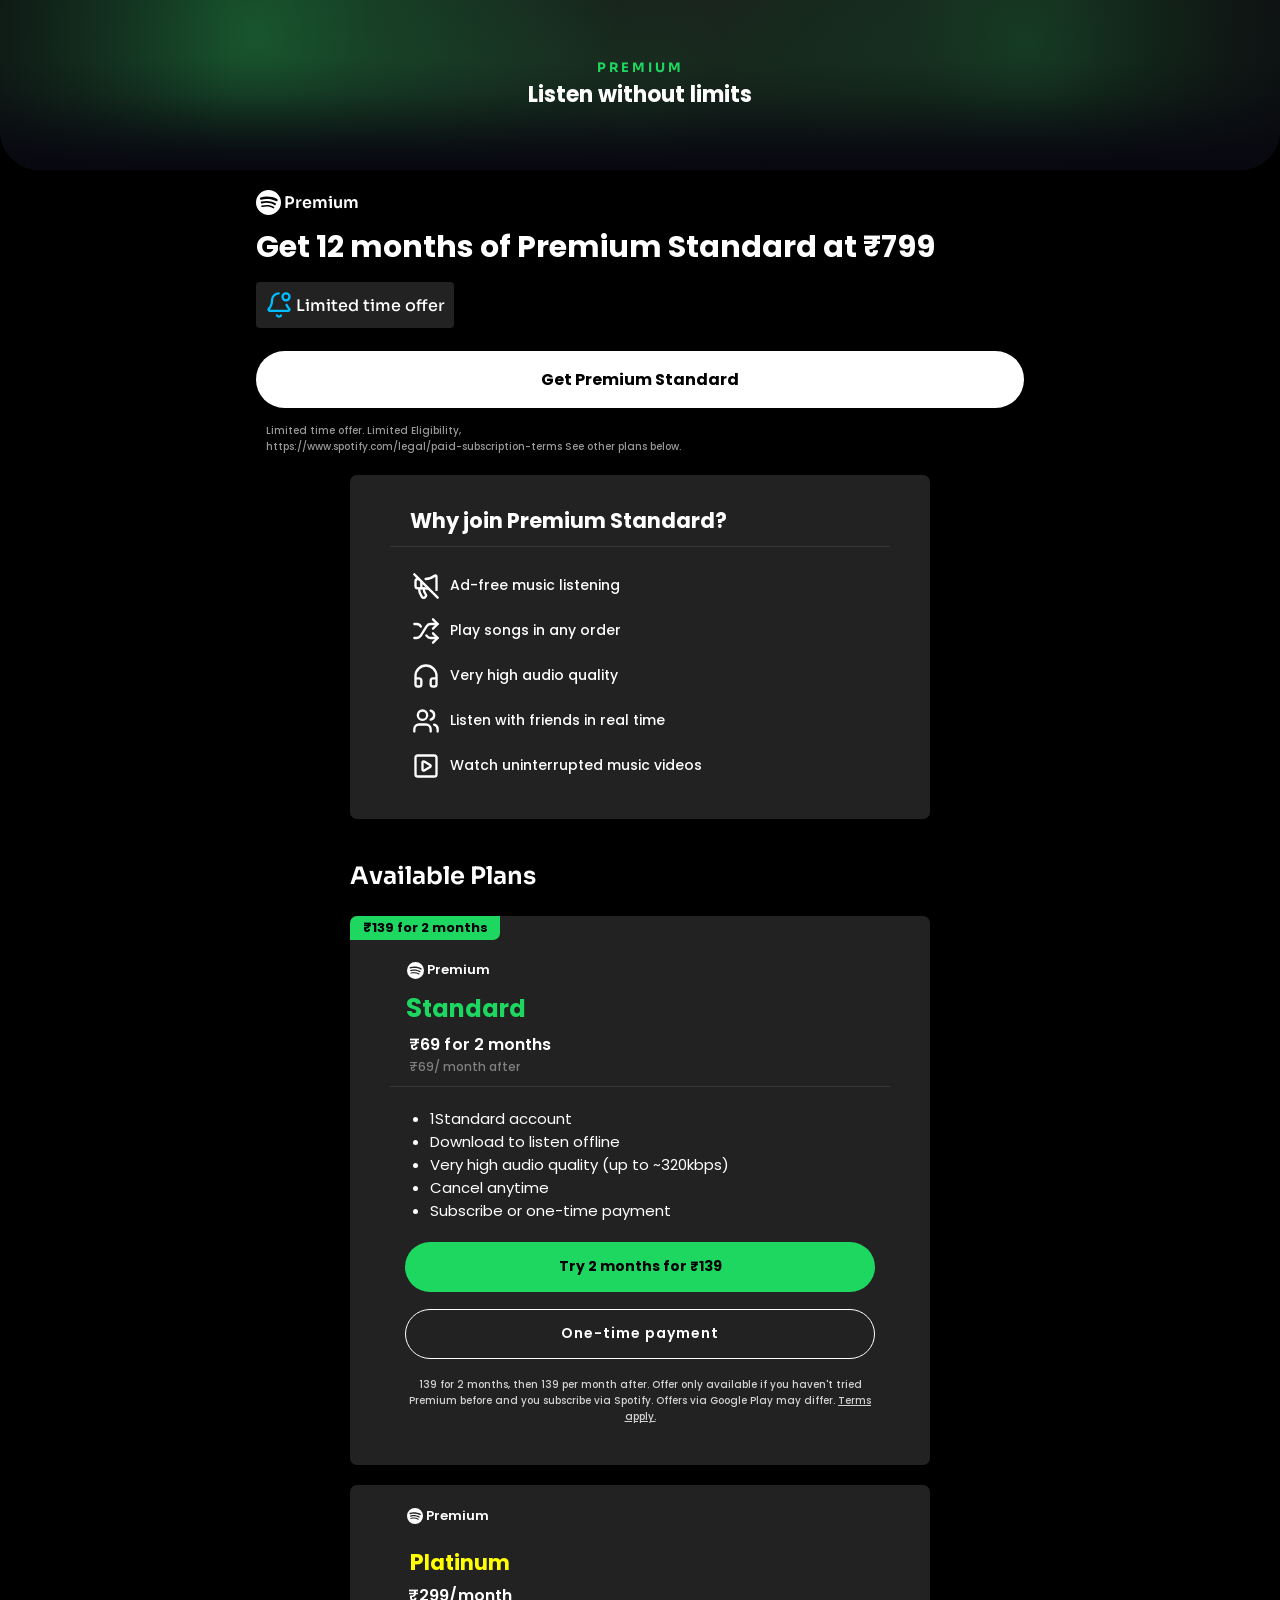
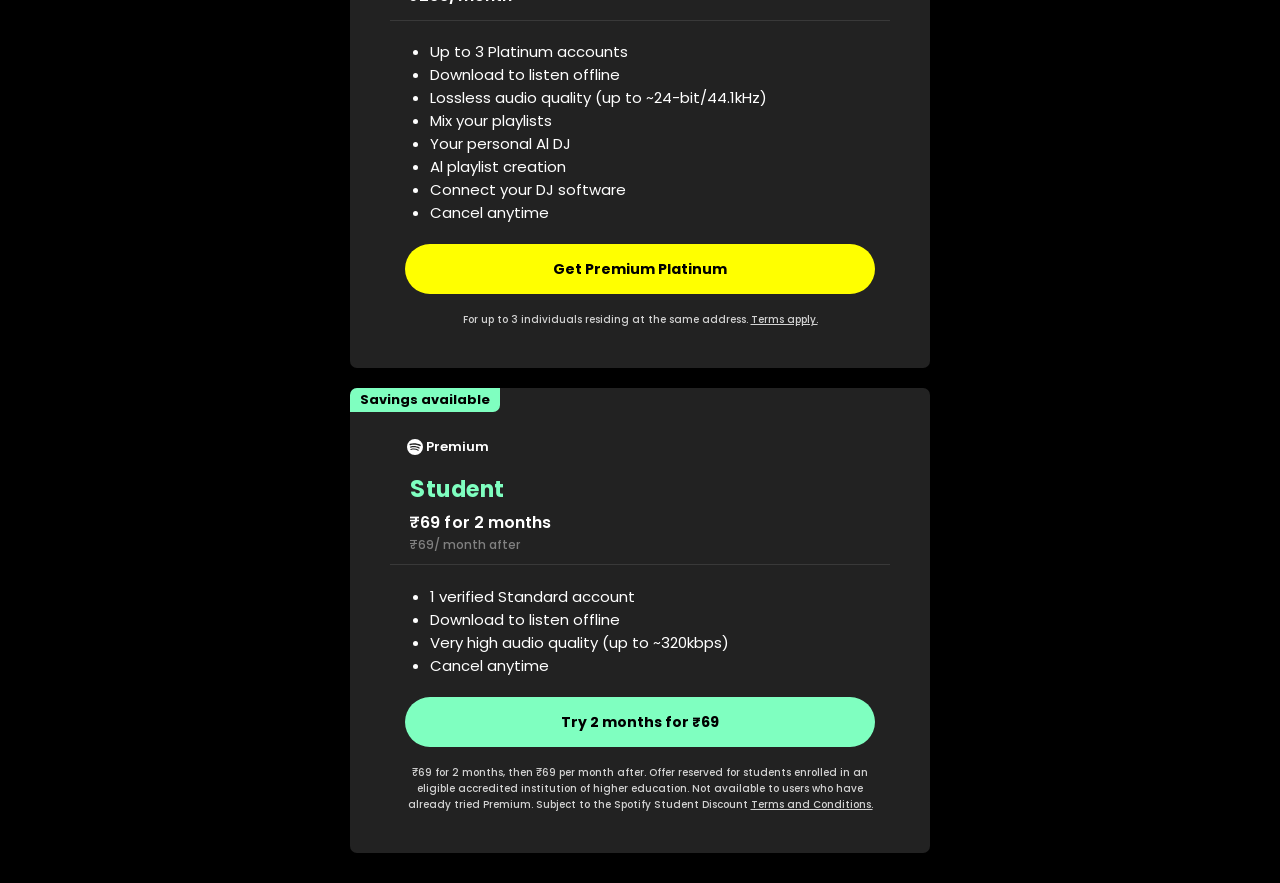
<file: Spotify Premium/Index.html>
<!DOCTYPE html>
<html>

<head>
  <meta charset="UTF-8">
  <meta name="viewport" content="width=device-width, initial-scale=1.0">
  <title>Premium Section</title>
  <link rel="stylesheet" href="style.css">
</head>

<body>
  <div class="container">
    <main class="main">
      <div class="hero-img">
        <div class="hero-content">
          <span>PREMIUM</span>
          <h1>Listen without limits</h1>
        </div>
      </div>

      <div class="box">
        <div class="logo-premium">
          <svg xmlns="http://www.w3.org/2000/svg" width="16" height="16" fill="currentColor" class="bi bi-spotify"
            viewBox="0 0 16 16">
            <path
              d="M8 0a8 8 0 1 0 0 16A8 8 0 0 0 8 0m3.669 11.538a.5.5 0 0 1-.686.165c-1.879-1.147-4.243-1.407-7.028-.77a.499.499 0 0 1-.222-.973c3.048-.696 5.662-.397 7.77.892a.5.5 0 0 1 .166.686m.979-2.178a.624.624 0 0 1-.858.205c-2.15-1.321-5.428-1.704-7.972-.932a.625.625 0 0 1-.362-1.194c2.905-.881 6.517-.454 8.986 1.063a.624.624 0 0 1 .206.858m.084-2.268C10.154 5.56 5.9 5.419 3.438 6.166a.748.748 0 1 1-.434-1.432c2.825-.857 7.523-.692 10.492 1.07a.747.747 0 1 1-.764 1.288" />
          </svg>
          <p>Premium</p>
        </div>

        <h2 class="top-info">
          Get 12 months of Premium Standard at ₹799
        </h2>

        <div class="limited-time">
          <div class="limited-time-inner">
            <svg xmlns="http://www.w3.org/2000/svg" width="24" height="24" viewBox="0 0 24 24" fill="none"
              stroke="currentColor" stroke-width="2" stroke-linecap="round" stroke-linejoin="round"
              class="lucide lucide-bell-dot-icon lucide-bell-dot">
              <path d="M10.268 21a2 2 0 0 0 3.464 0" />
              <path
                d="M11.68 2.009A6 6 0 0 0 6 8c0 4.499-1.411 5.956-2.738 7.326A1 1 0 0 0 4 17h16a1 1 0 0 0 .74-1.673c-.824-.85-1.678-1.731-2.21-3.348" />
              <circle cx="18" cy="5" r="3" />
            </svg>
            <p>Limited time offer</p>
          </div>
        </div>
      </div>
    </main>

    <!-- Section One: Get Premium Call-to-Action -->
    <section class="one">
      <div class="button-get">Get Premium Standard</div>
      <div class="info-spoti">
        <p>Limited time offer. Limited Eligibility, <br>
          https://www.spotify.com/legal/paid-subscription-terms See other
          plans below.</p>
      </div>
    </section>

    <!-- Section Two: Why Join Premium Standard (Benefits List) -->
    <section class="two">
      <div class="card-one-align">
        <div class="card-one">
          <h2 class="h2-one">Why join Premium Standard?</h2>
          <div class="line"></div>

          <div class="icons">
            <!-- Icon 1: Ad-free listening -->
            <div class="each-icon">
              <svg xmlns="http://www.w3.org/2000/svg" width="24" height="24" viewBox="0 0 24 24" fill="none"
                stroke="currentColor" stroke-width="2" stroke-linecap="round" stroke-linejoin="round"
                class="lucide lucide-megaphone-off-icon lucide-megaphone-off">
                <path d="M11.636 6A13 13 0 0 0 19.4 3.2 1 1 0 0 1 21 4v11.344" />
                <path d="M14.378 14.357A13 13 0 0 0 11 14H5a2 2 0 0 1-2-2V8a2 2 0 0 1 2-2h1" />
                <path d="m2 2 20 20" />
                <path d="M6 14a12 12 0 0 0 2.4 7.2 2 2 0 0 0 3.2-2.4A8 8 0 0 1 10 14" />
                <path d="M8 8v6" />
              </svg>
              <span>Ad-free music listening</span>
            </div>

            <!-- Icon 2: Shuffle playback -->
            <div class="each-icon">
              <svg xmlns="http://www.w3.org/2000/svg" width="24" height="24" viewBox="0 0 24 24" fill="none"
                stroke="currentColor" stroke-width="2" stroke-linecap="round" stroke-linejoin="round"
                class="lucide lucide-shuffle-icon lucide-shuffle">
                <path d="m18 14 4 4-4 4" />
                <path d="m18 2 4 4-4 4" />
                <path d="M2 18h1.973a4 4 0 0 0 3.3-1.7l5.454-8.6a4 4 0 0 1 3.3-1.7H22" />
                <path d="M2 6h1.972a4 4 0 0 1 3.6 2.2" />
                <path d="M22 18h-6.041a4 4 0 0 1-3.3-1.8l-.359-.45" />
              </svg>
              <span>Play songs in any order</span>
            </div>

            <!-- Icon 3: High audio quality -->
            <div class="each-icon">
              <svg xmlns="http://www.w3.org/2000/svg" width="24" height="24" viewBox="0 0 24 24" fill="none"
                stroke="currentColor" stroke-width="2" stroke-linecap="round" stroke-linejoin="round"
                class="lucide lucide-headphones-icon lucide-headphones">
                <path
                  d="M3 14h3a2 2 0 0 1 2 2v3a2 2 0 0 1-2 2H5a2 2 0 0 1-2-2v-7a9 9 0 0 1 18 0v7a2 2 0 0 1-2 2h-1a2 2 0 0 1-2-2v-3a2 2 0 0 1 2-2h3" />
              </svg>
              <span>Very high audio quality</span>
            </div>

            <!-- Icon 4: Listen together -->
            <div class="each-icon">
              <svg xmlns="http://www.w3.org/2000/svg" width="24" height="24" viewBox="0 0 24 24" fill="none"
                stroke="currentColor" stroke-width="2" stroke-linecap="round" stroke-linejoin="round"
                class="lucide lucide-users-icon lucide-users">
                <path d="M16 21v-2a4 4 0 0 0-4-4H6a4 4 0 0 0-4 4v2" />
                <path d="M16 3.128a4 4 0 0 1 0 7.744" />
                <path d="M22 21v-2a4 4 0 0 0-3-3.87" />
                <circle cx="9" cy="7" r="4" />
              </svg>
              <span>Listen with friends in real time</span>
            </div>

            <!-- Icon 5: Music videos -->
            <div class="each-icon">
              <svg xmlns="http://www.w3.org/2000/svg" width="24" height="24" viewBox="0 0 24 24" fill="none"
                stroke="currentColor" stroke-width="2" stroke-linecap="round" stroke-linejoin="round"
                class="lucide lucide-square-play-icon lucide-square-play">
                <rect x="3" y="3" width="18" height="18" rx="2" />
                <path
                  d="M9 9.003a1 1 0 0 1 1.517-.859l4.997 2.997a1 1 0 0 1 0 1.718l-4.997 2.997A1 1 0 0 1 9 14.996z" />
              </svg>
              <span>Watch uninterrupted music videos</span>
            </div>
          </div>
        </div>
      </div>
    </section>

    <div class="plans-one-align">
      <div class="plans-one">
        <p>Available Plans</p>
      </div>
    </div>

    <!-- Section Three: Standard Plan Card -->
    <section class="three">
      <div class="card-two-align">
        <div class="card-two">
          <div class="align-corner-one">
            <div class="corner-one">
              <span class="corner-info-one">₹139 for 2 months</span>
            </div>
          </div>

          <div class="logo-premium-two">
            <svg xmlns="http://www.w3.org/2000/svg" width="17" height="17" fill="currentColor" class="bi bi-spotify"
              viewBox="0 0 16 16">
              <path
                d="M8 0a8 8 0 1 0 0 16A8 8 0 0 0 8 0m3.669 11.538a.5.5 0 0 1-.686.165c-1.879-1.147-4.243-1.407-7.028-.77a.499.499 0 0 1-.222-.973c3.048-.696 5.662-.397 7.77.892a.5.5 0 0 1 .166.686m.979-2.178a.624.624 0 0 1-.858.205c-2.15-1.321-5.428-1.704-7.972-.932a.625.625 0 0 1-.362-1.194c2.905-.881 6.517-.454 8.986 1.063a.624.624 0 0 1 .206.858m.084-2.268C10.154 5.56 5.9 5.419 3.438 6.166a.748.748 0 1 1-.434-1.432c2.825-.857 7.523-.692 10.492 1.07a.747.747 0 1 1-.764 1.288" />
            </svg>
            <p>Premium</p>
          </div>

          <h2 class="h2-two"><span class="s-big">S</span>tandard</h2>

          <span class="standard-bottom">₹69 for 2 months</span>
          <span class="standard-bottom-two">₹69/ month after</span>

          <div class="line-two"></div>

          <div class="list-one">
            <ul>
              <li>1Standard account</li>
              <li>Download to listen offline</li>
              <li>Very high audio quality (up to ~320kbps)</li>
              <li>Cancel anytime</li>
              <li>Subscribe or one-time payment</li>
            </ul>
          </div>

          <div class="card-three-btn">
            <div class="card-three-btn-one">Try 2 months for ₹139</div>
            <div class="card-three-btn-two">One-time payment</div>
            <div class="card-two-para-align">
              <p class="card-two-para">139 for 2 months, then 139 per month after. Offer only available if you haven't
                tried Premium before and you subscribe via Spotify. Offers via Google Play may differ. <a href="">Terms
                  apply.</a></p>
            </div>
          </div>
        </div>
    </section>

    <!-- Section Four: Platinum Plan Card -->
    <section class="four">
      <div class="card-three-align">
        <div class="card-three">
          <div class="logo-premium-three">
            <svg xmlns="http://www.w3.org/2000/svg" width="16" height="16" fill="currentColor" class="bi bi-spotify"
              viewBox="0 0 16 16">
              <path
                d="M8 0a8 8 0 1 0 0 16A8 8 0 0 0 8 0m3.669 11.538a.5.5 0 0 1-.686.165c-1.879-1.147-4.243-1.407-7.028-.77a.499.499 0 0 1-.222-.973c3.048-.696 5.662-.397 7.77.892a.5.5 0 0 1 .166.686m.979-2.178a.624.624 0 0 1-.858.205c-2.15-1.321-5.428-1.704-7.972-.932a.625.625 0 0 1-.362-1.194c2.905-.881 6.517-.454 8.986 1.063a.624.624 0 0 1 .206.858m.084-2.268C10.154 5.56 5.9 5.419 3.438 6.166a.748.748 0 1 1-.434-1.432c2.825-.857 7.523-.692 10.492 1.07a.747.747 0 1 1-.764 1.288" />
            </svg>
            <p>Premium</p>
          </div>

          <h2 class="h2-three"><span class="s2-big">P</span>latinum</h2>
          <span class="platinum-bottom">₹299/month</span>
          <div class="line-three"></div>

          <div class="list-two">
            <ul>
              <li>Up to 3 Platinum accounts</li>
              <li>Download to listen offline</li>
              <li>Lossless audio quality (up to ~24-bit/44.1kHz)</li>
              <li>Mix your playlists</li>
              <li>Your personal Al DJ</li>
              <li>Al playlist creation</li>
              <li>Connect your DJ software</li>
              <li>Cancel anytime</li>
            </ul>
          </div>

          <div class="card-four-btn">
            <div class="card-four-btn-one">Get Premium Platinum</div>
            <div class="card-three-para-align">
              <p class="card-three-para">For up to 3 individuals residing at the same address. <a href="">Terms
                  apply.</a></p>
            </div>
          </div>
        </div>
      </div>
    </section>

    <!-- Section Five: Student Plan Card -->
    <section class="five">
      <div class="card-four-align">
        <div class="card-four">
          <div class="align-corner-two">
            <div class="corner-two">
              <span class="corner-info-two">Savings available</span>
            </div>
          </div>

          <div class="logo-premium-four">
            <svg xmlns="http://www.w3.org/2000/svg" width="16" height="16" fill="currentColor" class="bi bi-spotify"
              viewBox="0 0 16 16">
              <path
                d="M8 0a8 8 0 1 0 0 16A8 8 0 0 0 8 0m3.669 11.538a.5.5 0 0 1-.686.165c-1.879-1.147-4.243-1.407-7.028-.77a.499.499 0 0 1-.222-.973c3.048-.696 5.662-.397 7.77.892a.5.5 0 0 1 .166.686m.979-2.178a.624.624 0 0 1-.858.205c-2.15-1.321-5.428-1.704-7.972-.932a.625.625 0 0 1-.362-1.194c2.905-.881 6.517-.454 8.986 1.063a.624.624 0 0 1 .206.858m.084-2.268C10.154 5.56 5.9 5.419 3.438 6.166a.748.748 0 1 1-.434-1.432c2.825-.857 7.523-.692 10.492 1.07a.747.747 0 1 1-.764 1.288" />
            </svg>
            <p>Premium</p>
          </div>

          <h2 class="h2-four"><span class="s3-big">S</span>tudent</h2>

          <span class="student-bottom">₹69 for 2 months</span>
          <span class="student-bottom-two">₹69/ month after</span>

          <div class="line-four"></div>

          <div class="list-three">
            <ul>
              <li>1 verified Standard account</li>
              <li>Download to listen offline</li>
              <li>Very high audio quality (up to ~320kbps)</li>
              <li>Cancel anytime</li>
            </ul>
          </div>

          <div class="card-five-btn">
            <div class="card-five-btn-one">Try 2 months for ₹69</div>
            <div class="card-four-para-align">
              <p class="card-four-para">₹69 for 2 months, then ₹69 per month after. Offer reserved for students enrolled
                in an eligible accredited institution of higher education. Not available to users who have already tried
                Premium. Subject to the Spotify Student Discount <a href="">Terms and Conditions.</a></p>
            </div>
          </div>
        </div>
      </div>
    </section>
  </div>
</body>

</html>
</file>
<file: Spotify Premium/style.css>
@import url('https://fonts.googleapis.com/css2?family=Inter:wght@100..900&family=Manrope:wght@200..800&family=Poppins:ital,wght@0,100;0,200;0,300;0,400;0,500;0,600;0,700;0,800;0,900;1,100;1,200;1,300;1,400;1,500;1,600;1,700;1,800;1,900&family=Quicksand:wght@300..700&family=Sora:wght@100..800&display=swap');

/*==========================
     Global Reset
===========================*/

* {
  margin: 0;
  padding: 0;
  box-sizing: border-box;
}

body {
  background-color: black;
}

/*==========================
     CSS Root Variables
===========================*/

:root {
  /* Backgrounds */
  --bg-main: #121212;
  --bg-card: #1E1E1E;
  --bg-card-alt: #181818;

  /* Brand / Accent Colors */
  --spotify-green: #1ED760;
  --platinum-yellow: #EFFF00;
  --student-mint: #7FFFC0;

  /* Text Colors */
  --text-primary: #FFFFFF;
  --text-secondary: #A7A7A7;

  /* Buttons */
  --btn-white-bg: #FFFFFF;
  --btn-white-text: #000000;

  --btn-green-bg: #1ED760;
  --btn-green-text: #000000;

  --btn-outline-border: #FFFFFF;
  --btn-outline-text: #FFFFFF;

  --btn-yellow-bg: #EFFF00;
  --btn-yellow-text: #000000;

  --btn-mint-bg: #7FFFC0;
  --btn-mint-text: #000000;

  /* Tags / Badges */
  --badge-grey-bg: #2A2A2A;
  --badge-green-bg: #1ED760;
  --badge-mint-bg: #7FFFC0;
  --badge-text: #000000;
}

/*==========================
     Hero Banner
===========================*/

.main {
  width: 100%;
  background-color: black;
}

.hero-img {
  width: 100%;
  max-width: 100%;
  height: 140px;
  margin: 0 auto;
  border-radius: 0 0 40px 40px;
  overflow: hidden;
  position: relative;

  background:
    radial-gradient(circle at 20% 20%, #1ed76055, transparent 35%),
    radial-gradient(circle at 80% 25%, #1ed76033, transparent 30%),
    radial-gradient(circle at 50% 80%, #1ed76022, transparent 45%),
    linear-gradient(135deg, #121212 0%, #181818 50%, #0f0f0f 100%);
}

@media (min-width: 768px) and (max-width: 1023px) {
  .hero-img {
    height: 155px;
  }
}

@media (min-width: 1024px) {
  .hero-img {
    height: 170px;
  }
}

.hero-img::after {
  content: "";
  position: absolute;
  inset: 0;
  background:
    linear-gradient(to bottom,
      transparent 35%,
      rgba(8, 8, 16, .20) 55%,
      rgba(8, 8, 16, .55) 72%,
      rgba(8, 8, 16, .88) 88%,
      #080810 100%),
    linear-gradient(to right,
      rgba(8, 8, 16, .35) 0%,
      transparent 18%,
      transparent 82%,
      rgba(8, 8, 16, .35) 100%);
}

.hero-content {
  position: absolute;
  inset: 0;
  z-index: 2;

  display: flex;
  flex-direction: column;
  justify-content: center;
  align-items: center;

  color: var(--text-primary);
  text-align: center;
  font-weight: 700;
  font-family: "poppins", sans-serif;
}

.hero-content span {
  font-family: "Sora", sans-serif;
  font-size: 13px;
  letter-spacing: 3px;
  color: var(--spotify-green);
  margin-bottom: 2px;
}

.hero-content h1 {
  font-family: "Poppins", sans-serif;
  font-size: 22px;
  font-weight: 700;
}

/*==========================
     Premium Info Box
===========================*/

.box {
  margin-left: 0px;
  margin-top: -5px;
  width: 94%;
  max-width: 1350px;
  margin: 0 auto;
}

@media (min-width: 768px) and (max-width: 1023px) {
  .box {
    width: 90%;
  }
}

@media (min-width: 1024px) {
  .box {
    width: 60%;
  }
}

.logo-premium {
  display: flex;
  color: var(--text-primary);
  font-family: "Sora", sans-serif;
  font-weight: 600;
  margin-top: 20px;
  margin-bottom: 10px;
  align-items: center;
  gap: 3px;
}

.logo-premium .bi {
  width: 25px;
  height: 25px;
}

.top-info {
  font-family: "poppins", sans-serif;
  font-size: 30px;
  font-weight: 700;
  color: var(--text-primary);
}

.limited-time {
  display: inline-block;
  margin-top: 12px;
  margin-bottom: 15px;
}

.limited-time-inner {
  display: flex;
  justify-content: center;
  align-items: center;
  background-color: #222;
  border-radius: 4px;
  padding: 9px;
  gap: 3px;
}

.limited-time-inner .lucide {
  color: deepskyblue;
}

.limited-time-inner p {
  font-family: "Sora", sans-serif;
  font-weight: 500;
  color: var(--text-primary);
}

/*==========================
       Section One
===========================*/

.one {
  background-color: black;
  margin-top: 8px;
  display: flex;
  flex-direction: column;
  justify-content: center;
}

.button-get {
  align-self: center;
  width: 94%;
  max-width: 1350px;
  height: 52px;
  background-color: var(--btn-white-bg);
  display: flex;
  justify-content: center;
  align-items: center;
  border-radius: 30px;
  font-weight: 650;
  font-family: "poppins", sans-serif;
}

@media (min-width: 768px) and (max-width: 1023px) {
  .button-get {
    width: 90%;
  }
}

@media (min-width: 1024px) {
  .button-get {
    width: 60%;
    height: 57px;
  }
}

.info-spoti {
  width: 95%;
  max-width: 1350px;
  align-self: center;
}

@media (min-width: 768px) and (max-width: 1023px) {
  .info-spoti {
    width: 90%;
  }
}

@media (min-width: 1024px) {
  .info-spoti {
    width: 60%;
  }
}

.one p {
  color: #999;
  font-size: 10px;
  font-family: sans-serif;
  margin-top: 15px;
  margin-left: 10px;
  font-weight: 500;
  font-family: "poppins", sans-serif;
}

/*==========================
     Section 2 (card 1)
===========================*/

.two {
  background-color: black;
  display: flex;
  justify-content: center;
  align-items: center;
  margin-top: 20px;
}

.card-one-align {
  width: 88vw;
  max-width: 1350px;
  align-self: center;
}

@media (min-width: 768px) and (max-width: 1023px) {
  .card-one-align {
    width: 520px;
  }
}

@media (min-width: 1024px) {
  .card-one-align {
    width: 580px;
  }
}

.card-one {
  background-color: #222;
  height: 344px;
  border-radius: 7px;
  display: flex;
  flex-direction: column;
  gap: 10px;
  padding-left: 2px;
  padding-right: 2px;
}

@media (min-width: 768px) and (max-width: 1023px) {
  .card-one {
    padding-left: 20px;
    padding-right: 20px;
  }
}

@media (min-width: 1024px) {
  .card-one {
    padding-left: 40px;
    padding-right: 40px;
  }
}

.card-one .h2-one {
  color: var(--text-primary);
  font-weight: 700;
  font-family: "poppins", sans-serif;
  font-size: 21px;
  margin-left: 17px;
  margin-top: 30px;
}

@media (min-width: 768px) {
  .card-one .h2-one {
    margin-left: 20px;
  }
}

.line {
  height: 0.7px;
  background-color: rgba(255, 255, 255, 0.1);
  margin-bottom: 10px;
}

.icons {
  display: inline-flex;
  flex-direction: column;
  gap: 17px;
  margin-top: 5px;
}

.each-icon {
  color: var(--text-primary);
  display: flex;
  align-items: center;
  width: fit-content;
  margin-left: 22px;
  gap: 10px;
  font-family: "poppins", sans-serif;
  font-size: 14px;
  font-weight: 500;
}

.lucide {
  width: 28px;
  height: 28px;
}

/*==========================
     Section 3 (card 2)
===========================*/

.plans-one-align {
  width: 88vw;
  max-width: 1350px;
  margin: 0 auto;
}

.plans-one {
  font-size: 24px;
  font-family: Sora, sans-serif;
  color: var(--text-primary);
  font-weight: 650;
  margin-top: 42px;
}

@media (min-width: 768px) and (max-width: 1023px) {
  .plans-one-align {
    width: 520px;
  }
}

@media (min-width: 1024px) {
  .plans-one-align {
    width: 580px;
  }
}

.three {
  background-color: black;
  display: flex;
  justify-content: center;
  align-items: center;
  margin-top: 25px;
  height: fit-content;
}

.card-two-align {
  width: 88vw;
  max-width: 1350px;
  align-self: center;
}

@media (min-width: 768px) and (max-width: 1023px) {
  .card-two-align {
    width: 520px;
  }
}

@media (min-width: 1024px) {
  .card-two-align {
    width: 580px;
  }
}

.card-two {
  background-color: #222;
  height: fit-content;
  border-radius: 7px;
  display: flex;
  flex-direction: column;
  gap: 10px;
  padding-left: 2px;
  padding-right: 2px;
}

@media (min-width: 768px) and (max-width: 1023px) {
  .card-two {
    padding-left: 20px;
    padding-right: 20px;
  }
}

@media (min-width: 1024px) {
  .card-two {
    padding-left: 40px;
    padding-right: 40px;
  }
}

.card-two .h2-two {
  color: var(--spotify-green);
  font-weight: 610;
  font-family: "poppins", sans-serif;
  font-size: 24px;
  margin-left: 17px;
  margin-top: -2px;
}

.s-big {
  font-size: 27px;
}

@media (min-width: 768px) {
  .card-two .h2-two {
    margin-left: 16px;
  }
}

.standard-bottom {
  font-family: poppins, sans-serif;
  font-size: 16px;
  color: var(--text-primary);
  font-weight: 600;
  margin-left: 19px;
  letter-spacing: 0.1px;
  margin-bottom: -9px;
  margin-top: -6px;
}

.standard-bottom-two {
  font-family: poppins, sans-serif;
  font-size: 12px;
  color: grey;
  font-weight: 500;
  letter-spacing: 0.1;
  margin-left: 19px;
}

.line-two {
  height: 0.7px;
  background-color: rgba(255, 255, 255, 0.1);
  margin-bottom: 10px;
}

.list-one {
  margin-left: 40px;
  color: var(--text-primary);
  font-family: poppins, sans-serif;
  font-weight: 400;
  font-size: 15px;
}

.card-three-btn {
  display: flex;
  flex-direction: column;
  justify-content: center;
  align-items: center;
  margin-top: 10px;
}

.card-three-btn-one {
  background-color: var(--btn-green-bg);
  width: 88%;
  height: 50px;
  border-radius: 34px 34px 34px 34px;
  display: flex;
  justify-content: center;
  align-items: center;
  font-family: poppins, sans-serif;
  font-weight: 700;
  font-size: 14px;
}

@media (min-width: 768px) {
  .card-three-btn-one {
    width: 470px;
  }
}

.card-three-btn-two {
  background-color: transparent;
  width: 88%;
  height: 50px;
  border-radius: 34px 34px 34px 34px;
  display: flex;
  justify-content: center;
  align-items: center;
  font-family: poppins, sans-serif;
  font-weight: 600;
  font-size: 14px;
  border: 0.8px solid var(--btn-outline-border);
  color: var(--btn-outline-text);
  letter-spacing: 1px;
  margin-top: 17px;
}

@media (min-width: 768px) {
  .card-three-btn-two {
    width: 470px;
  }
}

.card-two-para-align {
  margin-top: 18px;
  margin-bottom: 40px;
  padding: 0 14px;
}

@media (min-width: 550px) and (max-width: 767px) {
  .card-two-para-align {
    padding: 0 50px;
  }
}

.card-two-para {
  font-size: 10px;
  color: lightgrey;
  font-weight: 500;
  text-align: center;
  font-family: poppins, sans-serif;
}

.card-two-para a {
  color: lightgrey;
}

.align-corner-one {
  border-radius: 7px 0 0 0;
}

.corner-one {
  background-color: var(--badge-green-bg);
  display: inline-block;
  border-radius: 7px 0px 7px 0px;
  margin-left: -2px;
  height: 24px;
  width: 150px;
  display: flex;
  justify-content: center;
  align-items: center;
}

@media (min-width: 768px) and (max-width: 1023px) {
  .corner-one {
    margin-left: -20px;
  }
}

@media (min-width: 1024px) {
  .corner-one {
    margin-left: -40px;
  }
}

.corner-info-one {
  font-family: "Poppins", sans-serif;
  font-weight: 620;
  font-size: 13px;
}

.logo-premium-two {
  display: flex;
  justify-content: flex-start;
  align-items: center;
  gap: 3px;
  color: var(--text-primary);
  font-family: poppins, sans-serif;
  font-weight: 600;
  font-size: 13px;
  padding-left: 17px;
  margin-top: 10px;
}

/*==========================
     Section 4 (card 3)
===========================*/

.four {
  background-color: black;
  display: flex;
  justify-content: center;
  align-items: center;
  margin-top: 20px;
  height: fit-content;
}

.card-three-align {
  width: 88vw;
  max-width: 1350px;
  align-self: center;
}

@media (min-width: 768px) and (max-width: 1023px) {
  .card-three-align {
    width: 520px;
  }
}

@media (min-width: 1024px) {
  .card-three-align {
    width: 580px;
  }
}

.card-three {
  background-color: #222;
  height: fit-content;
  border-radius: 7px;
  display: flex;
  flex-direction: column;
  gap: 10px;
  padding-left: 2px;
  padding-right: 2px;
  padding-top: 6px;
}

@media (min-width: 768px) and (max-width: 1023px) {
  .card-three {
    padding-left: 20px;
    padding-right: 20px;
  }
}

@media (min-width: 1024px) {
  .card-three {
    padding-left: 40px;
    padding-right: 40px;
  }
}

.s2-big {
  font-size: 23px;
}

.card-three .h2-three {
  color: yellow;
  font-weight: 700;
  font-family: "poppins", sans-serif;
  font-size: 21px;
  margin-left: 17px;
  margin-top: 9px;
}

@media (min-width: 768px) {
  .card-three .h2-three {
    margin-left: 20px;
  }
}

.platinum-bottom {
  font-family: poppins, sans-serif;
  font-size: 16px;
  color: var(--text-primary);
  font-weight: 600;
  margin-left: 18px;
  letter-spacing: 0.1px;
  margin-bottom: 2px;
  margin-top: -6px;
}

.line-three {
  height: 0.7px;
  background-color: rgba(255, 255, 255, 0.1);
  margin-bottom: 10px;
}

.list-two {
  margin-left: 40px;
  color: var(--text-primary);
  font-family: poppins, sans-serif;
  font-weight: 400;
  font-size: 15px;
}

.card-four-btn {
  display: flex;
  flex-direction: column;
  justify-content: center;
  align-items: center;
  margin-top: 10px;
}

.card-four-btn-one {
  background-color: yellow;
  width: 88%;
  height: 50px;
  border-radius: 34px 34px 34px 34px;
  display: flex;
  justify-content: center;
  align-items: center;
  font-family: poppins, sans-serif;
  font-weight: 700;
  font-size: 14px;
}

@media (min-width: 768px) {
  .card-four-btn-one {
    width: 470px;
  }
}

.card-three-para-align {
  margin-top: 18px;
  margin-bottom: 40px;
  padding: 0 14px;
}

@media (min-width: 550px) and (max-width: 767px) {
  .card-three-para-align {
    padding: 0 50px;
  }
}

.card-three-para {
  font-size: 10px;
  color: lightgrey;
  font-weight: 500;
  text-align: center;
  font-family: poppins, sans-serif;
}

.card-three-para a {
  color: lightgrey;
}

.logo-premium-three {
  display: flex;
  justify-content: flex-start;
  align-items: center;
  gap: 3px;
  color: var(--text-primary);
  font-family: poppins, sans-serif;
  font-weight: 600;
  font-size: 13px;
  padding-left: 17px;
  margin-top: 15px;
}

/*==========================
     Section 5 (card 4)
===========================*/

.five {
  background-color: black;
  display: flex;
  justify-content: center;
  align-items: center;
  margin-top: 20px;
  height: fit-content;
  margin-bottom: 30px;
}

.card-four-align {
  width: 88vw;
  max-width: 1350px;
  align-self: center;
}

@media (min-width: 768px) and (max-width: 1023px) {
  .card-four-align {
    width: 520px;
  }
}

@media (min-width: 1024px) {
  .card-four-align {
    width: 580px;
  }
}

.card-four {
  background-color: #222;
  height: fit-content;
  border-radius: 7px;
  display: flex;
  flex-direction: column;
  gap: 10px;
  padding-left: 2px;
  padding-right: 2px;
}

@media (min-width: 768px) and (max-width: 1023px) {
  .card-four {
    padding-left: 20px;
    padding-right: 20px;
  }
}

@media (min-width: 1024px) {
  .card-four {
    padding-left: 40px;
    padding-right: 40px;
  }
}

.s3-big {
  font-size: 24px;
}

.card-four .h2-four {
  color: var(--student-mint);
  font-weight: 700;
  font-family: "poppins", sans-serif;
  font-size: 22px;
  margin-left: 17px;
  margin-top: 4px;
  letter-spacing: 0.5px;
}

@media (min-width: 768px) {
  .card-four .h2-four {
    margin-left: 20px;
  }
}

.student-bottom {
  font-family: poppins, sans-serif;
  font-size: 16px;
  color: var(--text-primary);
  font-weight: 600;
  margin-left: 19px;
  letter-spacing: 0.1px;
  margin-bottom: -9px;
  margin-top: -6px;
}

.student-bottom-two {
  font-family: poppins, sans-serif;
  font-size: 12px;
  color: grey;
  font-weight: 500;
  letter-spacing: 0.1;
  margin-left: 19px;
}

.line-four {
  height: 0.7px;
  background-color: rgba(255, 255, 255, 0.1);
  margin-bottom: 10px;
}

.list-three {
  margin-left: 40px;
  color: var(--text-primary);
  font-family: poppins, sans-serif;
  font-weight: 400;
  font-size: 15px;
}

.card-five-btn {
  display: flex;
  flex-direction: column;
  justify-content: center;
  align-items: center;
  margin-top: 10px;
}

.card-five-btn-one {
  background-color: var(--btn-mint-bg);
  width: 88%;
  height: 50px;
  border-radius: 34px 34px 34px 34px;
  display: flex;
  justify-content: center;
  align-items: center;
  font-family: poppins, sans-serif;
  font-weight: 700;
  font-size: 14px;
}

@media (min-width: 768px) {
  .card-five-btn-one {
    width: 470px;
  }
}

.card-four-para-align {
  margin-top: 18px;
  margin-bottom: 40px;
  padding: 0 14px;
}

@media (min-width: 550px) and (max-width: 767px) {
  .card-four-para-align {
    padding: 0 50px;
  }
}

.card-four-para {
  font-size: 10px;
  color: lightgrey;
  font-weight: 500;
  text-align: center;
  font-family: poppins, sans-serif;
}

.card-four-para a {
  color: lightgrey;
}

.align-corner-two {
  border-radius: 7px 0 0 0;
}

.corner-two {
  background-color: var(--badge-mint-bg);
  display: inline-block;
  border-radius: 7px 0px 7px 0px;
  margin-left: -2px;
  height: 24px;
  width: 150px;
  display: flex;
  justify-content: center;
  align-items: center;
}

@media (min-width: 768px) and (max-width: 1023px) {
  .corner-two {
    margin-left: -20px;
  }
}

@media (min-width: 1024px) {
  .corner-two {
    margin-left: -40px;
  }
}

.corner-info-two {
  font-family: "Poppins", sans-serif;
  font-weight: 620;
  font-size: 13px;
}

.logo-premium-four {
  display: flex;
  justify-content: flex-start;
  align-items: center;
  gap: 3px;
  color: var(--text-primary);
  font-family: poppins, sans-serif;
  font-weight: 600;
  font-size: 13px;
  padding-left: 17px;
  margin-top: 15px;
}
</file>
